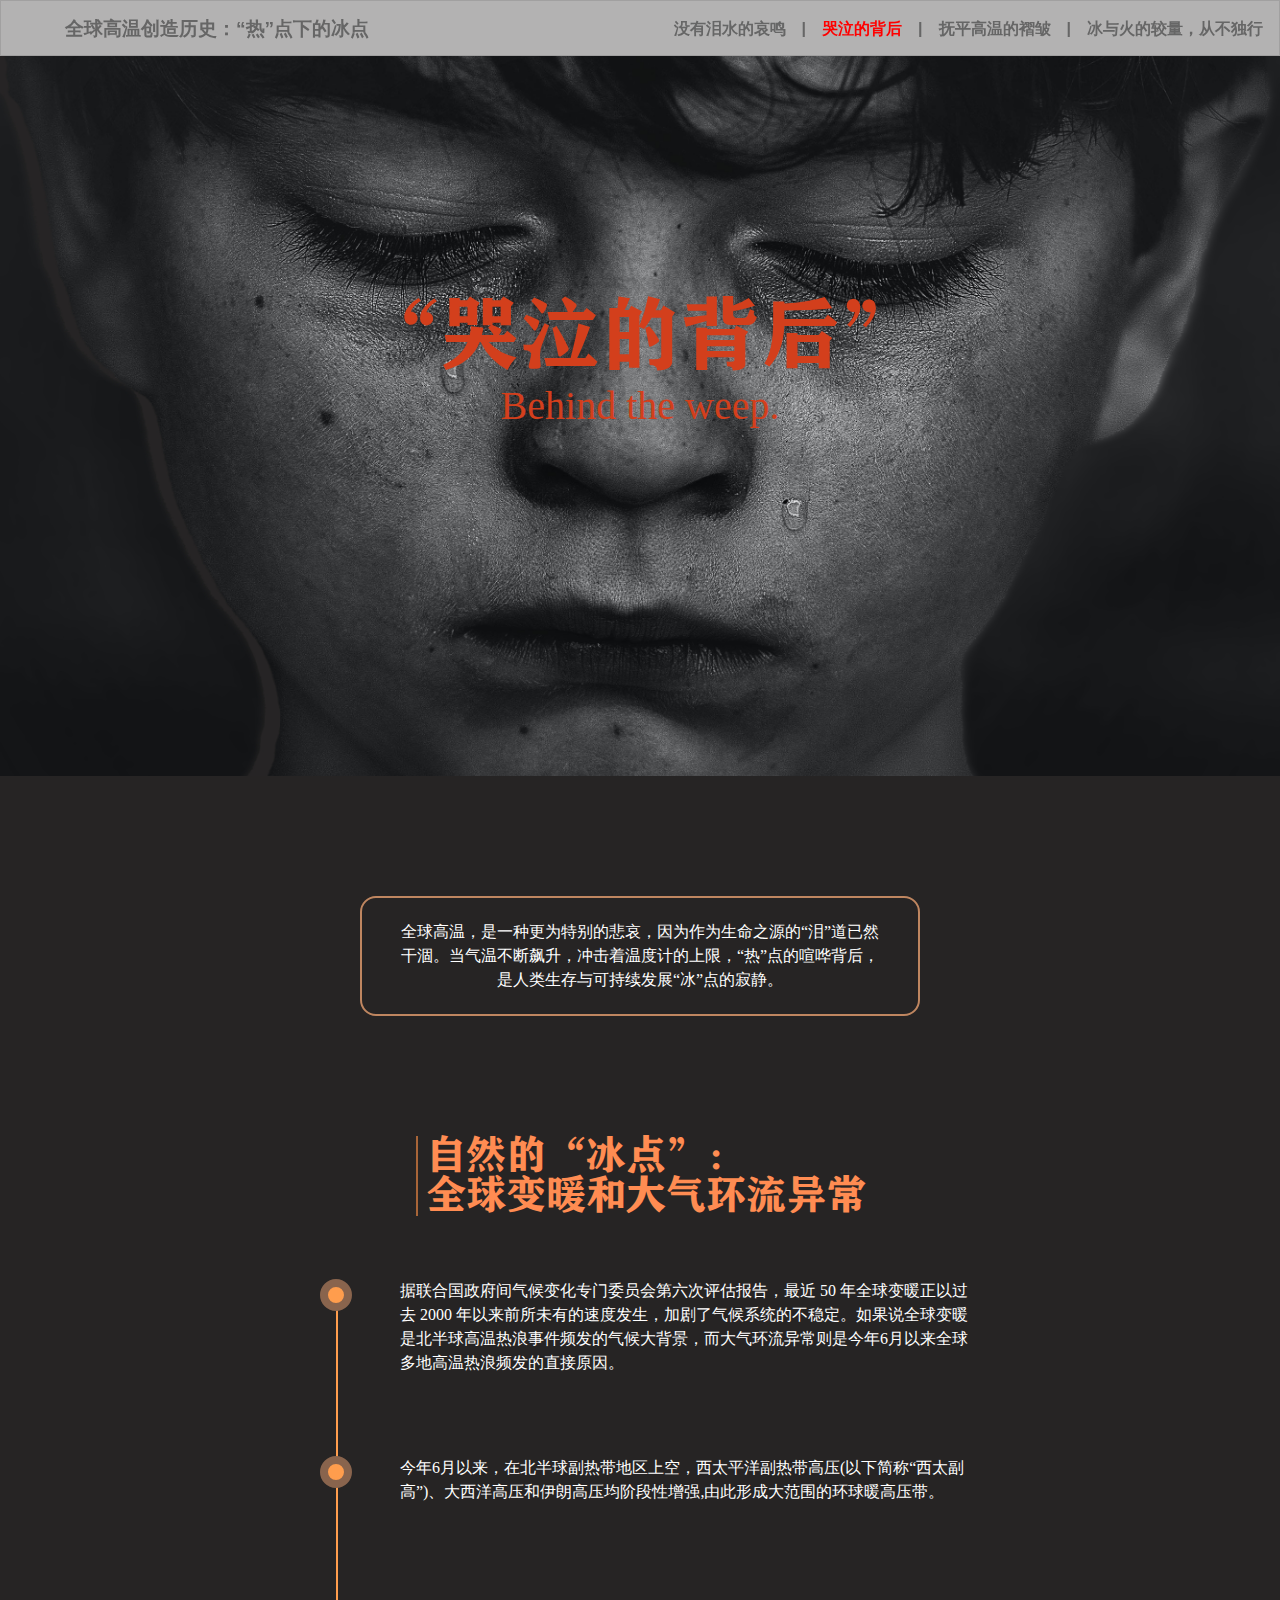
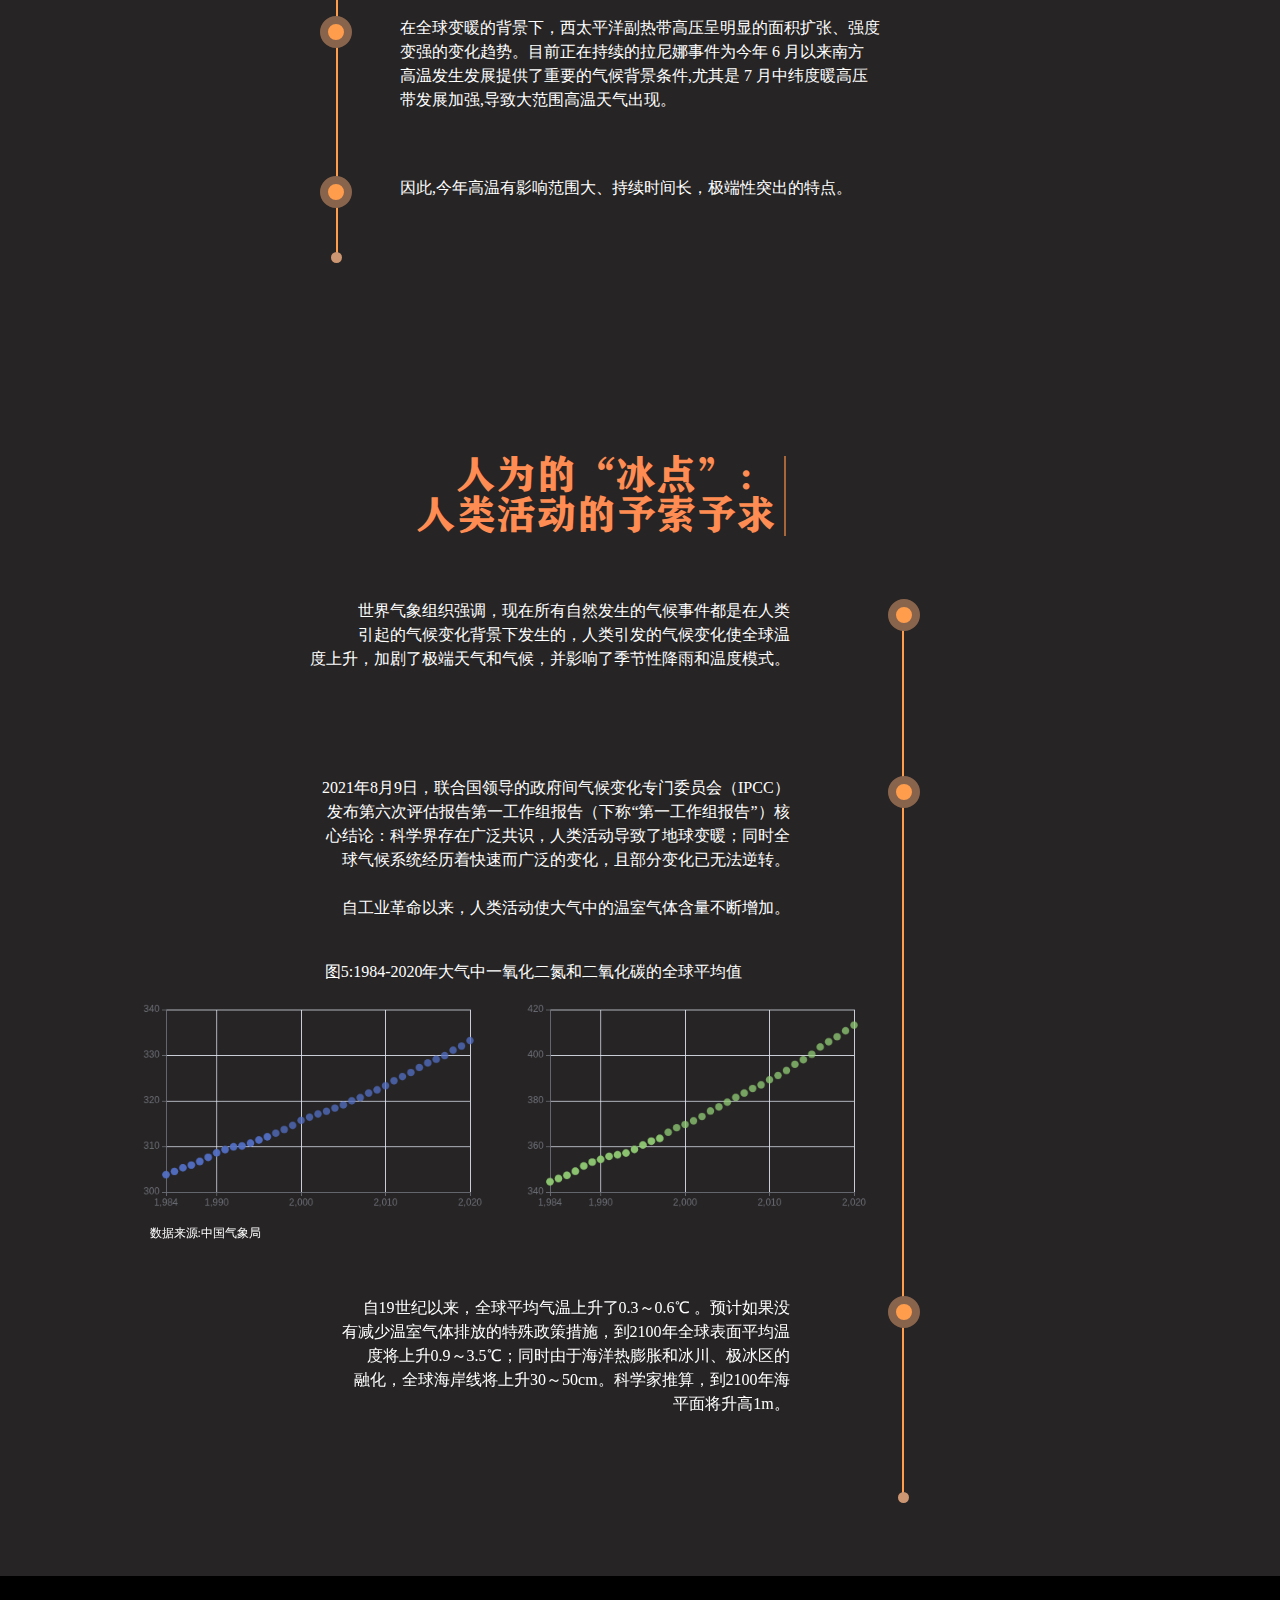
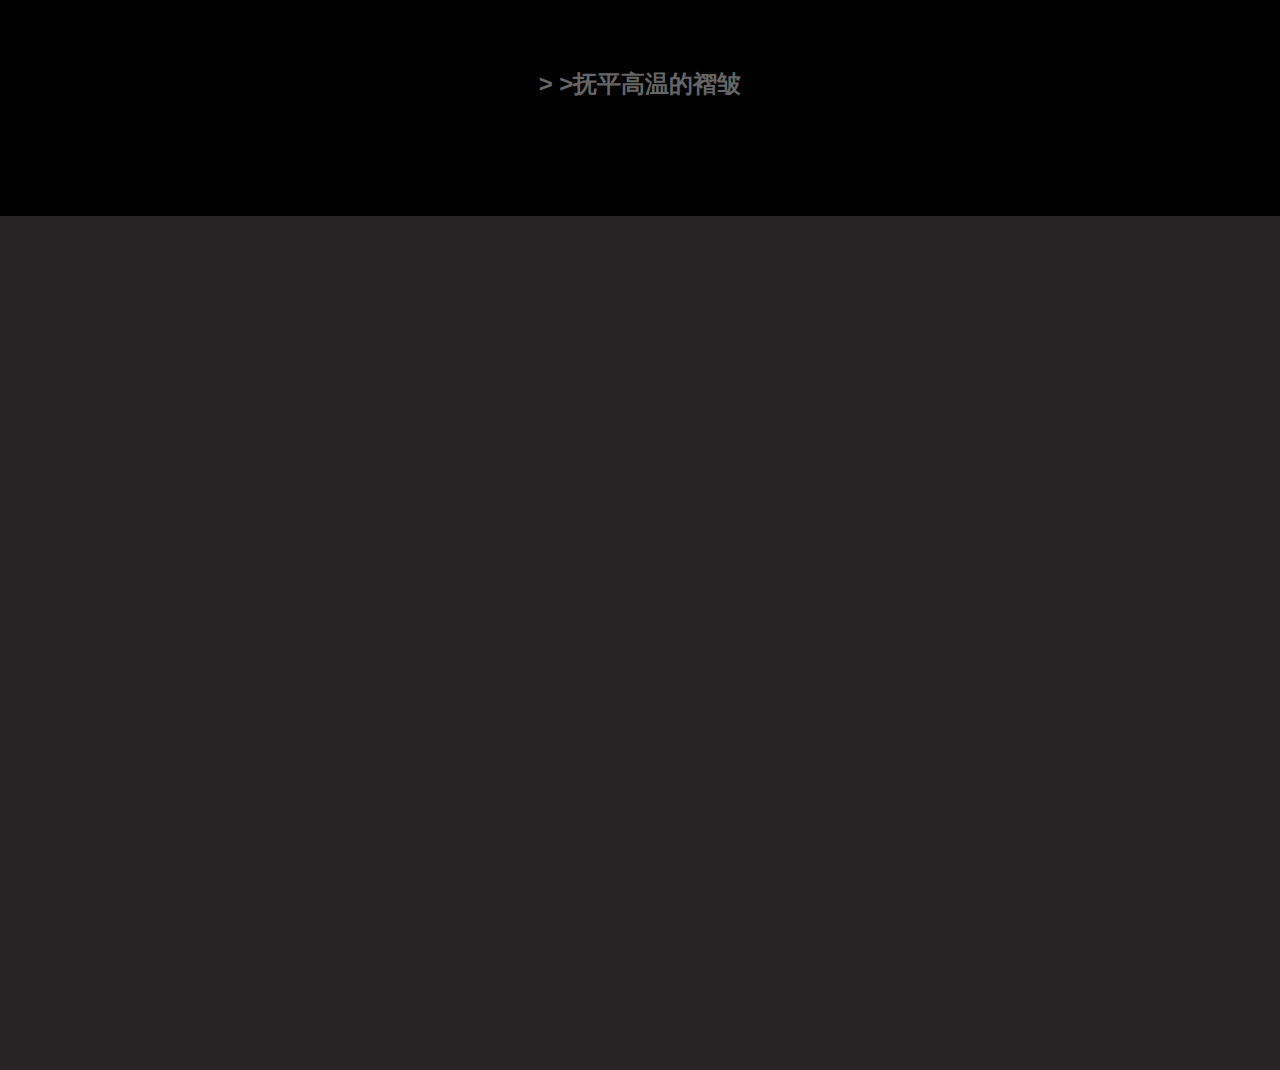
<file: page3.html>
<!DOCTYPE html>
<html lang="en">

<head>
    <meta charset="UTF-8">
    <meta http-equiv="X-UA-Compatible" content="IE=edge">
    <meta name="viewport" content="width=device-width, initial-scale=1.0">
    <link rel="stylesheet" href="css/base.css">
    <link rel="stylesheet" href="css/genaral.css">
    <link rel="stylesheet" href="css/page3.css">
    <link rel="shortcut icon" href=" media/favicon.ico" />
    <script src="js/echarts.js"></script>  

    <title>全球高温创造历史：“热”点下的冰点</title>
</head>

<body>
    <!-- 顶部导航栏 -->
    <div class="nav">

        <div class="tittle">
            <a href="index.html">全球高温创造历史：“热”点下的冰点</a>
        </div>

        <ul>
            <li><a href="page5.html">冰与火的较量，从不独行</a></li>
            <li>|</li>
            <li><a href="page4.html">抚平高温的褶皱</a></li>
            <li>|</li>
            <li><a href="#" style="color: red">哭泣的背后</a></li>
            <li>|</li>
            <li><a href="page2.html">没有泪水的哀鸣</a></li>

        </ul>

    </div>

    <!-- 正文 s1 -->
    <div>
        <!-- 正文里的头部 -->

        <div class="header bgc">
            <div class="slogan">
                “哭泣的背后”
            </div>
            <div style="font-size: 50px; font-family: Heiti;color: #d33f1c">Behind the weep.</div>
        </div>
        <!-- 正文-版心 -->
        <div class="w">

            <div class="s1">
                <div class="bor">
                    全球高温，是一种更为特别的悲哀，因为作为生命之源的“泪”道已然 <br>
                    干涸。当气温不断飙升，冲击着温度计的上限，“热”点的喧哗背后，<br>
                    是人类生存与可持续发展“冰”点的寂静。
                </div>

            </div>

            <div class="s2">
                <div class="bor">
                    自然的“冰点”：<br>
                    全球变暖和大气环流异常
                </div>
            </div>

            <div class="s3">

                <div class="box">
                    <div class="bor">
                        <div class="stick"></div>
                        <div class="circle" style="top: -21px"></div>
                        <div class="circle" style="top: 200px"></div>
                        <div class="circle" style="top: 400px"></div>
                        <div class="circle" style="top: 600px"></div>
                        <div class="minicircle"></div>
                    </div>

                    <div class="text">
                        <div class="text1" style="top: -21px">
                            据联合国政府间气候变化专门委员会第六次评估报告，最近 50 年全球变暖正以过 <br>
                            去 2000 年以来前所未有的速度发生，加剧了气候系统的不稳定。如果说全球变暖 <br>
                            是北半球高温热浪事件频发的气候大背景，而大气环流异常则是今年6月以来全球 <br>
                            多地高温热浪频发的直接原因。
                        </div>

                        <div class="text2" style="top: 200px">
                            今年6月以来，在北半球副热带地区上空，西太平洋副热带高压(以下简称“西太副 <br>
                            高”)、大西洋高压和伊朗高压均阶段性增强,由此形成大范围的环球暖高压带。 <br>
                        </div>

                        <div class="text3" style="top: 400px">
                            在全球变暖的背景下，西太平洋副热带高压呈明显的面积扩张、强度 <br>
                            变强的变化趋势。目前正在持续的拉尼娜事件为今年 6 月以来南方 <br>
                            高温发生发展提供了重要的气候背景条件,尤其是 7 月中纬度暖高压 <br>
                            带发展加强,导致大范围高温天气出现。
                        </div>

                        <div class="text4" style="top: 600px">
                            因此,今年高温有影响范围大、持续时间长，极端性突出的特点。
                        </div>
                    </div>
                </div>


            </div>

            <div class="s4">
                <div class="bor">
                    人为的“冰点”： <br>
                    人类活动的予索予求
                </div>
            </div>

            <div class="s5">
                <div class="box">
                    <div class="bor">
                        <div class="stick"></div>
                        <div class="circle" style="top: -21px"></div>
                        <div class="circle" style="top: 200px"></div>
                        <div class="circle" style="top: 850px"></div>

                        <div class="minicircle"></div>
                    </div>

                    <div class="text">
                        <div class="text1" style="top: -21px">
                            世界气象组织强调，现在所有自然发生的气候事件都是在人类 <br>
                            引起的气候变化背景下发生的，人类引发的气候变化使全球温 <br>
                            度上升，加剧了极端天气和气候，并影响了季节性降雨和温度模式。 <br>
                        </div>

                        <div class="text2" style="top: 200px">

                            2021年8月9日，联合国领导的政府间气候变化专门委员会（IPCC） <br>
                            发布第六次评估报告第一工作组报告（下称“第一工作组报告”）核 <br>
                            心结论：科学界存在广泛共识，人类活动导致了地球变暖；同时全 <br>
                            球气候系统经历着快速而广泛的变化，且部分变化已无法逆转。 <br> <br>
                             
                            自工业革命以来，人类活动使大气中的温室气体含量不断增加。 <br>
                        </div>

                        <div class="chart_tittle" style="position:absolute; left: -220px;top: 420px">图5:1984-2020年大气中一氧化二氮和二氧化碳的全球平均值</div>

                        <div class="graph">
                            <div id="main" style="height: 600px; width: 1000;"></div>
                            <script>
                                var chartDom = document.getElementById('main');
                                var myChart = echarts.init(chartDom);
                                var option;

                                const dataAll = [
                                    [

                                        [1984, 303.8],
                                        [1985, 304.5],
                                        [1986, 305.3],
                                        [1987, 305.9],
                                        [1988, 306.7],
                                        [1989, 307.6],
                                        [1990, 308.6],
                                        [1991, 309.3],
                                        [1992, 309.9],
                                        [1993, 310.1],
                                        [1994, 310.7],
                                        [1995, 311.4],
                                        [1996, 312.1],
                                        [1997, 312.9],
                                        [1998, 313.7],
                                        [1999, 314.6],
                                        [2000, 315.7],
                                        [2001, 316.4],
                                        [2002, 317.1],
                                        [2003, 317.7],
                                        [2004, 318.4],
                                        [2005, 319.1],
                                        [2006, 320],
                                        [2007, 320.7],
                                        [2008, 321.7],
                                        [2009, 322.4],
                                        [2010, 323.3],
                                        [2011, 324.4],
                                        [2012, 325.3],
                                        [2013, 326.2],
                                        [2014, 327.3],
                                        [2015, 328.3],
                                        [2016, 329.1],
                                        [2017, 329.9],
                                        [2018, 331.1],
                                        [2019, 332],
                                        [2020, 333.2],
                                        [1984, 303.8],
                                        [1985, 304.5],
                                        [1986, 305.3],
                                        [1987, 305.9],
                                        [1988, 306.7],
                                        [1989, 307.6],
                                        [1990, 308.6],
                                        [1991, 309.3],
                                        [1992, 309.9],
                                        [1993, 310.1],
                                        [1994, 310.7],
                                        [1995, 311.4],
                                        [1996, 312.1]

                                    ],
                                    [
                                        [1984, 344.5],
                                        [1985, 345.9],
                                        [1986, 347.3],
                                        [1987, 349.1],
                                        [1988, 351.4],
                                        [1989, 353.1],
                                        [1990, 354.3],
                                        [1991, 355.6],
                                        [1992, 356.3],
                                        [1993, 357.1],
                                        [1994, 358.7],
                                        [1995, 360.6],
                                        [1996, 362.3],
                                        [1997, 363.5],
                                        [1998, 366.2],
                                        [1999, 368.2],
                                        [2000, 369.6],
                                        [2001, 371.2],
                                        [2002, 373.1],
                                        [2003, 375.5],
                                        [2004, 377.3],
                                        [2005, 379.4],
                                        [2006, 381.5],
                                        [2007, 383.4],
                                        [2008, 385.4],
                                        [2009, 387],
                                        [2010, 389.2],
                                        [2011, 391.1],
                                        [2012, 393.3],
                                        [2013, 396],
                                        [2014, 398],
                                        [2015, 400.4],
                                        [2016, 403.6],
                                        [2017, 405.9],
                                        [2018, 408.1],
                                        [2019, 410.7],
                                        [2020, 413.2],
                                        [1984, 344.5],
                                        [1985, 345.9],
                                        [1986, 347.3],
                                        [1987, 349.1],
                                        [1988, 351.4],
                                        [1989, 353.1],
                                        [1990, 354.3],
                                        [1991, 355.6],
                                        [1992, 356.3],
                                        [1993, 357.1],
                                        [1994, 358.7],
                                        [1995, 360.6],
                                        [1996, 362.3],
                                        [1997, 363.5]
                                    ],

                                ];
                                const markLineOpt = {
                                    animation: false,
                                    label: {
                                        formatter: 'y = 0.5 * x + 3',
                                        align: 'right'
                                    },
                                    lineStyle: {
                                        type: 'solid'
                                    },
                                    tooltip: {
                                        formatter: 'y = 0.5 * x + 3'
                                    },
                                    data: [
                                        [
                                            {
                                                coord: [0, 3],
                                                symbol: 'none'
                                            },
                                            {
                                                coord: [20, 13],
                                                symbol: 'none'
                                            }
                                        ]
                                    ]
                                };
                                option = {

                                    grid: [
                                        { left: '7%', top: '7%', width: '38%', height: '38%' },
                                        { right: '7%', top: '7%', width: '38%', height: '38%' },

                                    ],
                                    tooltip: {
                                        formatter: '{a} : ({c})'
                                    },
                                    xAxis: [
                                        
                                        { gridIndex: 0, min: 1984, max: 2020 },
                                        { gridIndex: 1, min: 1984, max: 2020 },

                                    ],
                                    yAxis: [
                                        { gridIndex: 0, min: 300, max: 340 },
                                        { gridIndex: 1, min: 340, max: 420 },

                                    ],
                                    series: [
                                        {
                                            name: '一氧化二氮',
                                            type: 'scatter',
                                            xAxisIndex: 0,
                                            yAxisIndex: 0,
                                            data: dataAll[0],
                                            markLine: markLineOpt
                                        },
                                        {
                                            name: '二氧化碳',
                                            type: 'scatter',
                                            xAxisIndex: 1,
                                            yAxisIndex: 1,
                                            data: dataAll[1],
                                            markLine: markLineOpt
                                        },

                                    ]
                                };

                                option && myChart.setOption(option);
                            </script>
                        </div>
                        <div class="remark" style="position: absolute; top: 710px;left: -400px;">
                            数据来源:中国气象局
                        </div>
                        <div class="text3" style="top: 850px">

                            自19世纪以来，全球平均气温上升了0.3～0.6℃ 。预计如果没 <br>
                            有减少温室气体排放的特殊政策措施，到2100年全球表面平均温 <br>
                            度将上升0.9～3.5℃；同时由于海洋热膨胀和冰川、极冰区的 <br>
                            融化，全球海岸线将上升30～50cm。科学家推算，到2100年海 <br>
                            平面将升高1m。 <br>
                        </div>


                    </div>
                </div>
            </div>
        </div>
    </div>

    <!-- 跳转到下一页 -->
    <div class="jmp">
        <a href="page4.html">&gt; &gt;抚平高温的褶皱</a>
    </div>
</body>

</html>
</file>
<file: css/base.css>
/* 所有预设的样式 */


/* 把我们所有标签的内外边距清零 */
* {
    margin: 0;
    padding: 0;
    box-sizing: border-box;
}
/* em 和 i 斜体的文字不倾斜 */
em,
i {
    font-style: normal
}
/* 去掉li 的小圆点 */
li {
    list-style: none
}

img {
    /* border 0 照顾低版本浏览器 如果 图片外面包含了链接会有边框的问题 */
    border: 0;
    /* 取消图片底侧有空白缝隙的问题 */
    vertical-align: middle
}

button {
    /* 当我们鼠标经过button 按钮的时候，鼠标变成小手 */
    cursor: pointer
}

a {
    color: #666;
    text-decoration: none;
}


button,
input {
    /* "\5B8B\4F53" 就是宋体的意思 这样浏览器兼容性比较好 */
    font-family: Microsoft YaHei, Heiti SC, tahoma, arial, Hiragino Sans GB, "\5B8B\4F53", sans-serif;
    border: 0;
    outline: none;
}

body {
    /* CSS3 抗锯齿形 让文字显示的更加清晰 */
    -webkit-font-smoothing: antialiased;
    
    font: 12px/1.5 Microsoft YaHei, Heiti SC, tahoma, arial, Hiragino Sans GB, "\5B8B\4F53", sans-serif;
    color: #666
}

.hide,
.none {
    display: none
}
/* 清除浮动 */
.clearfix:after {
    visibility: hidden;
    clear: both;
    display: block;
    content: ".";
    height: 0
}

.clearfix {
    *zoom: 1
}

/* 解决缩放问题 */

@media (max-width: 1919px) and (min-width: 768px) {
    html {
        zoom: 80%;
    }
    @-ms-viewport { width: 1920px; }
}
</file>
<file: css/genaral.css>
/* 通用的样式 */
body {
    background-color: #262424;
}


@font-face {
    font-family: myFont;
    src: url('../media/myfont.TTF');
}

/* 版心 */
.w {
    margin: 0 auto;
    width: 1200px;
}

/* 导航 */
.nav {
    height: 70px;
    background-color: rgba(255, 255, 255, 0.65);
    position: sticky;
    top: 0;
    border: 1px solid rgba(0, 0, 0, 0.1);
    z-index: 10;
}

.nav .tittle {
    float: left;
    margin-left: 80px;
    font-size: 24px;
    text-align: center;
    line-height: 70px;
    font-weight: bold;
}

/* 导航栏字体 */
.nav ul li {
    float: right;
}

.nav ul li {
    display: block;
    line-height: 70px;
    font-size: 20px;
    font-weight: 700;
    text-align: center;
}

.nav ul li a {
    padding-left: 20px;
    padding-right: 20px;
    display: block;
    line-height: 70px;
    font-size: 20px;
    font-weight: 700;
    text-align: center;
}

/* 导航栏鼠标经过变色 */
.nav a:hover {
    color: red;
    
}

/* 跳转 */
.jmp {

    width: 100%;
    background-color: black;
    height: 300px;
    font-size: 30px;
    text-align: center;
    line-height: 70px;
    font-weight: bold;
    padding-top: 100px;
}

.jmp a:hover {
    color: red;
}

/* 表格的标题 */
.chart_tittle{
    width: 100%;
    text-align: center;
    line-height: 50px;
    font-size: 20px;
    color: white;
}

/* 注释 */

.remark{
    margin-bottom: 100px;
    margin-top: 50px;
    width: 100%;
    text-align: left;
    font-size: 15px;
    padding-left: 200px;
}
</file>
<file: css/page3.css>
/* 头部 */
.header{
    width: 100%;
    height: 900px;
    text-align: center;
    padding-top: 300px;
}

/* 头部 */
.bgc{
    background: url(../media/p3-header.jpg) no-repeat fixed center;
    background-size: 150% 100%;
}

/* 头部标题 */
.slogan{
    line-height: 100px;
    font-size: 100px;
    height: 100px;
    color: #d33f1c;
    font-family: myFont;
}

/* s1 */
.s1 {
    position: relative;
    width: 100%;
    height: 400px;
    text-align: center;
}

.s1 .bor{
    position: absolute;
    height: 150px;
    width: 700px;
    border: 3px solid #bf8660;
    border-radius: 20px;
    top: 150px;
    left: 250px;
    font-size: 20px;
    font-family: 'SimSun';
    color: white;
    padding-top: 28px;
}

/* s2 */

.s2{
    position: relative;
    width: 100%;
    height: 250px;
}

.s2 .bor{
    position: absolute;
    border-left: 3px solid #a86538;
    top: 50px;
    left: 50%;
    font-size: 50px;
    font-family: myFont;
    color: #ff8c52;
    line-height: 50px;
    padding-left: 10px;
    margin-left: -280px;
}

/* s3 */

.s3{
    position: relative;
    width: 100%;
    height: 800px;
    
}

.s3 .box{
    position: absolute;
    left: 200px;
}

.s3 .box .bor{
    position: absolute;
}

.s3 .box .bor .stick{
    position: absolute;
    width: 2px;
    height: 700px;
    background-color: #ff9d4d;
    left: 20px;
}

.s3 .box .bor .circle{
    position: absolute;
    width: 40px;
    height: 40px;
    border-radius: 20px;
    background-color: #ff9d4d;
    border: 10px solid #89644d;
    left: 0px;
}

.s3 .box .bor .minicircle{
    position: absolute;
    width: 14px;
    height: 14px;
    border-radius: 7px;
    background-color: #cc9672;
    left: 14px;
    top: 695px;
}

.s3 .box .text{
    position: absolute;
    font-size: 20px;
    font-family: 'SimSun';
    color: white;
    left: 100px;
    width: 1000px;
}

.s3 .box .text .text1{
    position: absolute;
}
.s3 .box .text .text2{
    position: absolute;
}
.s3 .box .text .text3{
    position: absolute;
}
.s3 .box .text .text4{
    position: absolute;
}

/* s4 */
.s4{
    position: relative;
    width: 100%;
    height: 250px;
    text-align: right;
    margin-top: 100px;
}

.s4 .bor{
    position: absolute;
    border-right: 3px solid #a86538;
    top: 50px;
    left: 50%;
    font-size: 50px;
    font-family: myFont;
    color: #ff8c52;
    line-height: 50px;
    padding-right: 10px;
    margin-left: -280px;
}

/* s5 */

.s5{
    position: relative;
    width: 100%;
    height: 1200px;
    
}

.s5 .box{
    position: absolute;
    right: 200px;
    
}

.s5 .box .bor{
    position: absolute;
    right: 50px;
}

.s5 .box .bor .stick{
    position: absolute;
    width: 2px;
    height: 1100px;
    background-color: #ff9d4d;
    right: 20px;
}

.s5 .box .bor .circle{
    position: absolute;
    width: 40px;
    height: 40px;
    border-radius: 20px;
    background-color: #ff9d4d;
    border: 10px solid #89644d;
    right: 0px;
}

.s5 .box .bor .minicircle{
    position: absolute;
    width: 14px;
    height: 14px;
    border-radius: 7px;
    background-color: #cc9672;
    right: 14px;
    top: 1095px;
}

.s5 .box .text{
    position: absolute;
    font-size: 20px;
    font-family: 'SimSun';
    color: white;
    right: -187px;
    width: 1000px;
    text-align: right;
}
.s5 .box .text .graph{
    position: absolute;
    height: 600px;
    width: 1000px;
    top: 450px;
    left: -250px;
}
.s5 .box .text .text1{
    position: absolute;
}
.s5 .box .text .text2{
    position: absolute;
    right: 400px;
}
.s5 .box .text .text3{
    position: absolute;
    right: 400px;
}
</file>
